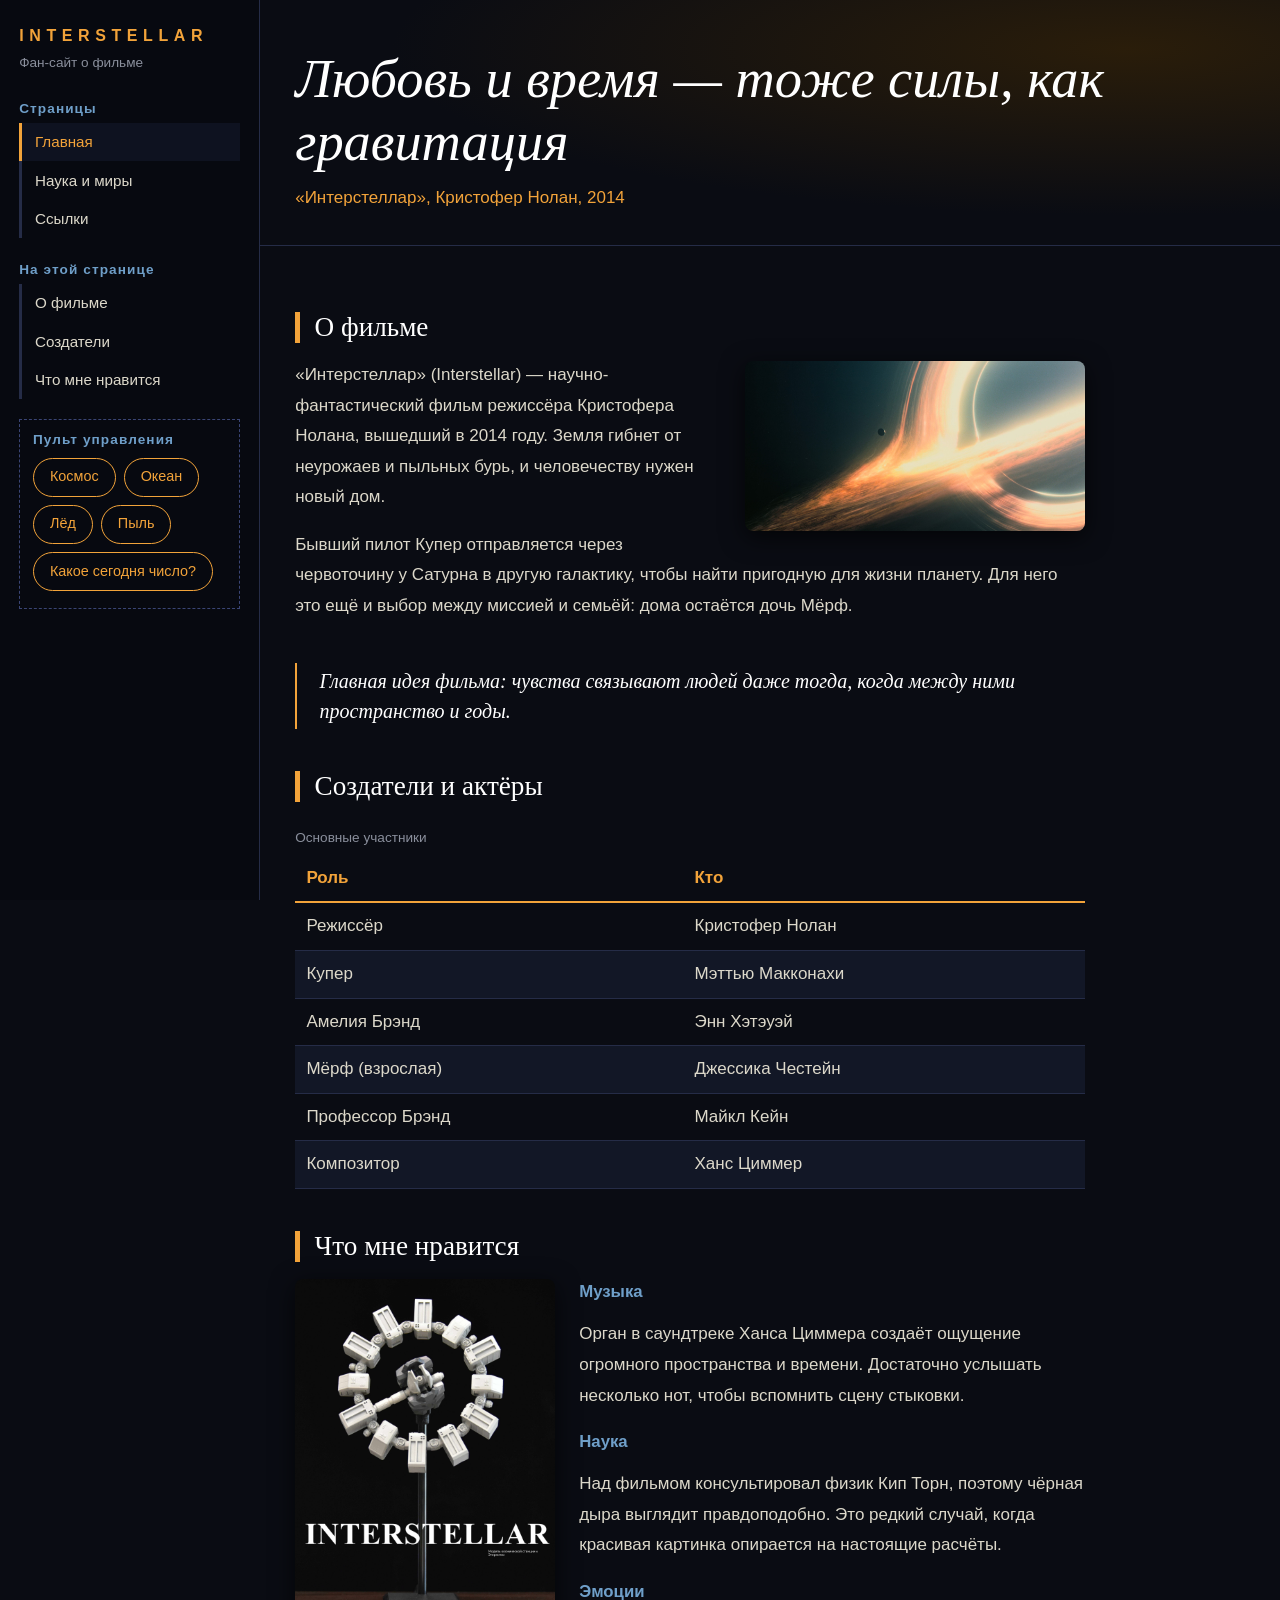
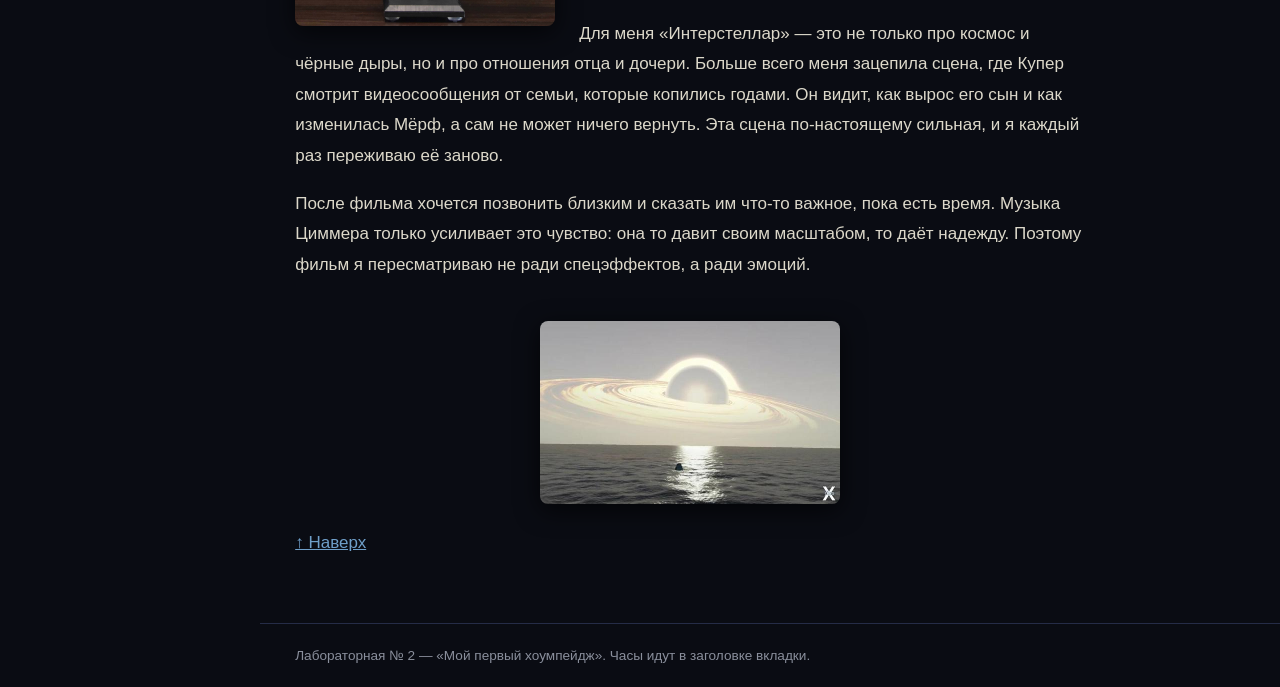
<file: index.html>
<!DOCTYPE html>
<html lang="ru">

<head>
    <meta charset="utf-8">
    <meta name="viewport" content="width=device-width, initial-scale=1">
    <meta name="author" content="Прохор">
    <meta name="description" content="Фан-сайт о фильме Кристофера Нолана «Интерстеллар»: сюжет, герои, наука.">
    <meta name="keywords" content="Интерстеллар, Interstellar, Кристофер Нолан, чёрная дыра, фантастика">
    <title>Интерстеллар — мой любимый фильм</title>
    <link rel="stylesheet" href="style.css">
</head>

<body data-clock="on">
    <div class="shell">
        <aside class="side">
            <p class="brand">INTERSTELLAR</p>
            <p class="sub">Фан-сайт о фильме</p>
            <h4>Страницы</h4>
            <ul class="menu">
                <li><a class="active" href="index.html">Главная</a></li>
                <li><a href="science.html">Наука и миры</a></li>
                <li><a href="links.html">Ссылки</a></li>
            </ul>
            <h4>На этой странице</h4>
            <ul class="local">
                <li><a href="#about">О фильме</a></li>
                <li><a href="#cast">Создатели</a></li>
                <li><a href="#why">Что мне нравится</a></li>
            </ul>
            <div class="panel">
                <h4>Пульт управления</h4>
                <button onclick="setBg('#0a0c13')">Космос</button>
                <button onclick="setBg('#0e1f33')">Океан</button>
                <button onclick="setBg('#1c2a33')">Лёд</button>
                <button onclick="setBg('#2a1f0e')">Пыль</button>
                <button onclick="showDate()">Какое сегодня число?</button>
            </div>
        </aside>

        <div>
            <section class="hero" id="top">
                <h1>Любовь и время — тоже силы, как гравитация</h1>
                <p>«Интерстеллар», Кристофер Нолан, 2014</p>
            </section>

            <main class="content">
                <h2 id="about">О фильме</h2>
                <img class="fr" src="img/gargantua.jpg" width="340" height="230" alt="Чёрная дыра Гаргантюа">
                <p>«Интерстеллар» (Interstellar) — научно-фантастический фильм режиссёра Кристофера Нолана, вышедший в
                    2014 году. Земля гибнет от неурожаев и пыльных бурь, и человечеству нужен новый дом.</p>
                <p>Бывший пилот Купер отправляется через червоточину у Сатурна в другую галактику, чтобы найти пригодную
                    для жизни планету. Для него это ещё и выбор между миссией и семьёй: дома остаётся дочь Мёрф.</p>
                <div class="stop"></div>
                <p class="quote">Главная идея фильма: чувства связывают людей даже тогда, когда между ними пространство
                    и годы.</p>

                <h2 id="cast">Создатели и актёры</h2>
                <table>
                    <caption>Основные участники</caption>
                    <thead>
                        <tr>
                            <th>Роль</th>
                            <th>Кто</th>
                        </tr>
                    </thead>
                    <tbody>
                        <tr>
                            <td>Режиссёр</td>
                            <td>Кристофер Нолан</td>
                        </tr>
                        <tr>
                            <td>Купер</td>
                            <td>Мэттью Макконахи</td>
                        </tr>
                        <tr>
                            <td>Амелия Брэнд</td>
                            <td>Энн Хэтэуэй</td>
                        </tr>
                        <tr>
                            <td>Мёрф (взрослая)</td>
                            <td>Джессика Честейн</td>
                        </tr>
                        <tr>
                            <td>Профессор Брэнд</td>
                            <td>Майкл Кейн</td>
                        </tr>
                        <tr>
                            <td>Композитор</td>
                            <td>Ханс Циммер</td>
                        </tr>
                    </tbody>
                </table>

                <h2 id="why">Что мне нравится</h2>
                <img class="fl" src="img/endurance.jpg" width="260" height="260" alt="Корабль Эндюранс">
                <h3>Музыка</h3>
                <p>Орган в саундтреке Ханса Циммера создаёт ощущение огромного пространства и времени. Достаточно
                    услышать несколько нот, чтобы вспомнить сцену стыковки.</p>
                <h3>Наука</h3>
                <p>Над фильмом консультировал физик Кип Торн, поэтому чёрная дыра выглядит правдоподобно. Это редкий
                    случай, когда красивая картинка опирается на настоящие расчёты.</p>
                <h3>Эмоции</h3>
                <p>Для меня «Интерстеллар» — это не только про космос и чёрные дыры, но и про отношения отца и дочери.
                    Больше всего меня зацепила сцена, где Купер смотрит видеосообщения от семьи, которые копились
                    годами. Он видит, как вырос его сын и как изменилась Мёрф, а сам не может ничего вернуть. Эта сцена
                    по-настоящему сильная, и я каждый раз переживаю её заново.</p>
                <p>После фильма хочется позвонить близким и сказать им что-то важное, пока есть время. Музыка Циммера
                    только усиливает это чувство: она то давит своим масштабом, то даёт надежду. Поэтому фильм я
                    пересматриваю не ради спецэффектов, а ради эмоций.</p>
                <div class="stop"></div>
                <img class="fc" src="img/miller.jpg" width="300" height="200" alt="Планета Миллера">

                <p><a href="#top">↑ Наверх</a></p>
            </main>
            <footer>Лабораторная № 2 — «Мой первый хоумпейдж». Часы идут в заголовке вкладки.</footer>
        </div>
    </div>
    <script src="script.js"></script>
</body>

</html>
</file>
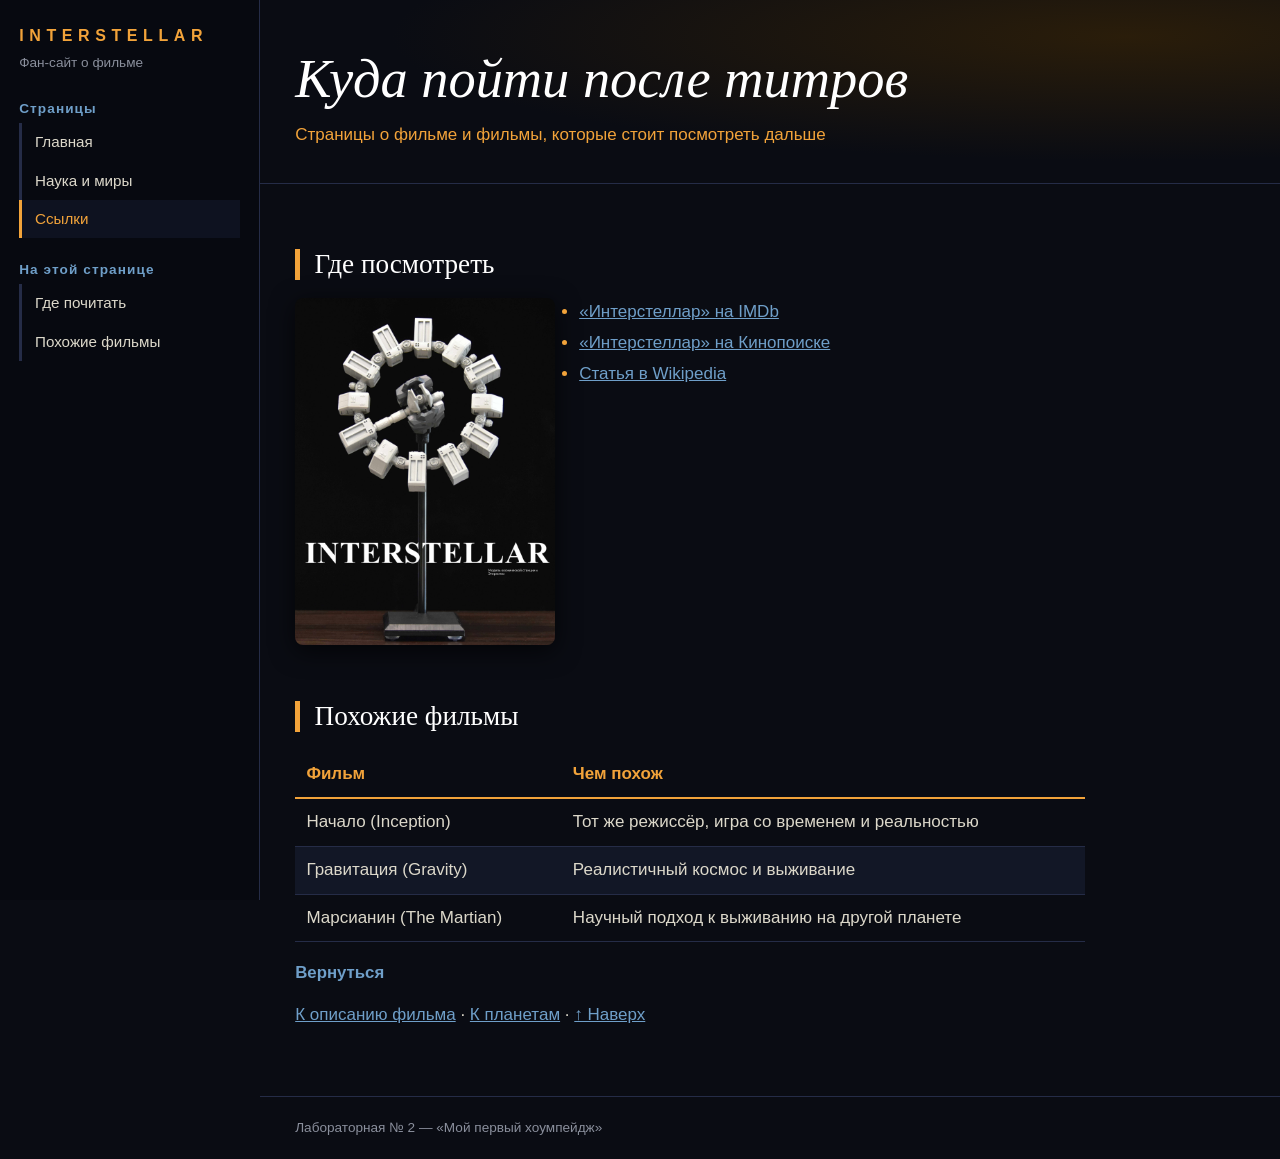
<file: links.html>
<!DOCTYPE html>
<html lang="ru">

<head>
    <meta charset="utf-8">
    <meta name="viewport" content="width=device-width, initial-scale=1">
    <meta name="author" content="Прохор">
    <meta name="description" content="Полезные ссылки по фильму «Интерстеллар» и похожие фильмы.">
    <meta name="keywords" content="Интерстеллар, IMDb, Кинопоиск, Wikipedia, похожие фильмы">
    <title>Интерстеллар — ссылки</title>
    <link rel="stylesheet" href="style.css">
</head>

<body>
    <div class="shell">
        <aside class="side">
            <p class="brand">INTERSTELLAR</p>
            <p class="sub">Фан-сайт о фильме</p>
            <h4>Страницы</h4>
            <ul class="menu">
                <li><a href="index.html">Главная</a></li>
                <li><a href="science.html">Наука и миры</a></li>
                <li><a class="active" href="links.html">Ссылки</a></li>
            </ul>
            <h4>На этой странице</h4>
            <ul class="local">
                <li><a href="#resources">Где почитать</a></li>
                <li><a href="#similar">Похожие фильмы</a></li>
            </ul>
        </aside>

        <div>
            <section class="hero" id="top">
                <h1>Куда пойти после титров</h1>
                <p>Страницы о фильме и фильмы, которые стоит посмотреть дальше</p>
            </section>

            <main class="content">
                <h2 id="resources">Где посмотреть</h2>
                <img class="fl" src="img/endurance.jpg" width="260" height="260" alt="Корабль Эндюранс">
                <ul class="dots">
                    <li><a href="https://www.imdb.com/title/tt0816692/" target="_blank" rel="noopener">«Интерстеллар» на
                            IMDb</a></li>
                    <li><a href="https://www.kinopoisk.ru/film/258687/" target="_blank" rel="noopener">«Интерстеллар» на
                            Кинопоиске</a></li>
                    <li><a href="https://en.wikipedia.org/wiki/Interstellar_(film)" target="_blank"
                            rel="noopener">Статья в Wikipedia</a></li>
                </ul>
                <div class="stop"></div>

                <h2 id="similar">Похожие фильмы</h2>
                <table>
                    <thead>
                        <tr>
                            <th>Фильм</th>
                            <th>Чем похож</th>
                        </tr>
                    </thead>
                    <tbody>
                        <tr>
                            <td>Начало (Inception)</td>
                            <td>Тот же режиссёр, игра со временем и реальностью</td>
                        </tr>
                        <tr>
                            <td>Гравитация (Gravity)</td>
                            <td>Реалистичный космос и выживание</td>
                        </tr>
                        <tr>
                            <td>Марсианин (The Martian)</td>
                            <td>Научный подход к выживанию на другой планете</td>
                        </tr>
                    </tbody>
                </table>

                <h3>Вернуться</h3>
                <p><a href="index.html#about">К описанию фильма</a> · <a href="science.html#planets">К планетам</a> · <a
                        href="#top">↑ Наверх</a></p>
            </main>
            <footer>Лабораторная № 2 — «Мой первый хоумпейдж»</footer>
        </div>
    </div>
    <script src="script.js"></script>
</body>

</html>
</file>
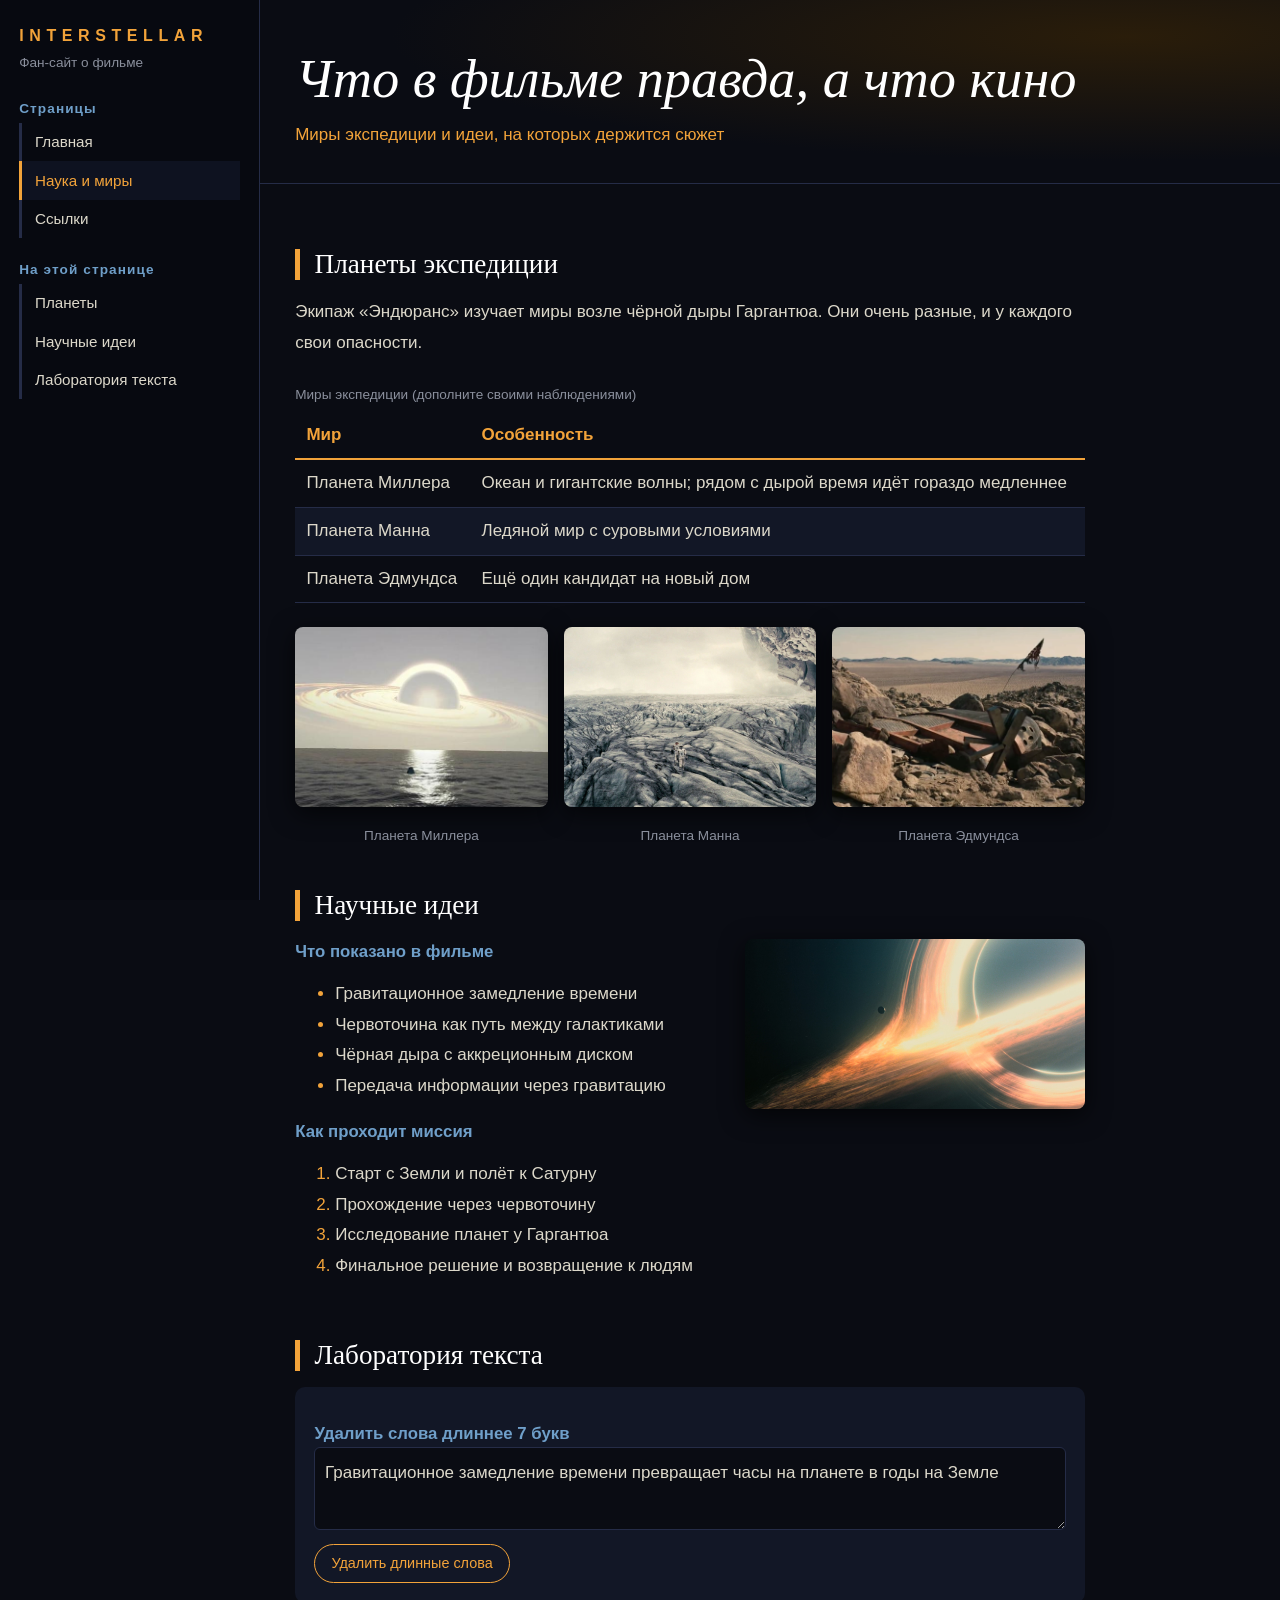
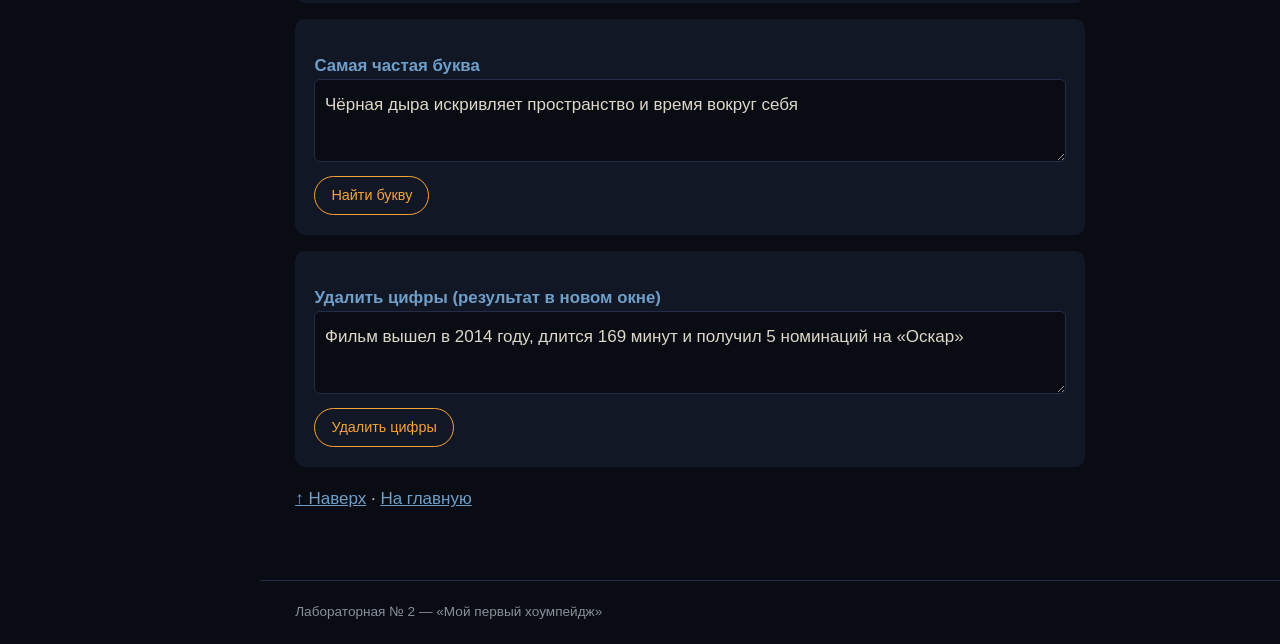
<file: science.html>
<!DOCTYPE html>
<html lang="ru">

<head>
  <meta charset="utf-8">
  <meta name="viewport" content="width=device-width, initial-scale=1">
  <meta name="author" content="Прохор">
  <meta name="description"
    content="Наука и планеты в фильме «Интерстеллар»: чёрная дыра, замедление времени, миры экспедиции.">
  <meta name="keywords" content="Интерстеллар, чёрная дыра, замедление времени, Кип Торн, планета Миллера">
  <title>Интерстеллар — наука и миры</title>
  <link rel="stylesheet" href="style.css">
</head>

<body>
  <div class="shell">
    <aside class="side">
      <p class="brand">INTERSTELLAR</p>
      <p class="sub">Фан-сайт о фильме</p>
      <h4>Страницы</h4>
      <ul class="menu">
        <li><a href="index.html">Главная</a></li>
        <li><a class="active" href="science.html">Наука и миры</a></li>
        <li><a href="links.html">Ссылки</a></li>
      </ul>
      <h4>На этой странице</h4>
      <ul class="local">
        <li><a href="#planets">Планеты</a></li>
        <li><a href="#ideas">Научные идеи</a></li>
        <li><a href="#lab">Лаборатория текста</a></li>
      </ul>
    </aside>

    <div>
      <section class="hero" id="top">
        <h1>Что в фильме правда, а что кино</h1>
        <p>Миры экспедиции и идеи, на которых держится сюжет</p>
      </section>

      <main class="content">
        <h2 id="planets">Планеты экспедиции</h2>
        <p>Экипаж «Эндюранс» изучает миры возле чёрной дыры Гаргантюа. Они очень разные, и у каждого свои опасности.</p>
        <table>
          <caption>Миры экспедиции (дополните своими наблюдениями)</caption>
          <thead>
            <tr>
              <th>Мир</th>
              <th>Особенность</th>
            </tr>
          </thead>
          <tbody>
            <tr>
              <td>Планета Миллера</td>
              <td>Океан и гигантские волны; рядом с дырой время идёт гораздо медленнее</td>
            </tr>
            <tr>
              <td>Планета Манна</td>
              <td>Ледяной мир с суровыми условиями</td>
            </tr>
            <tr>
              <td>Планета Эдмундса</td>
              <td>Ещё один кандидат на новый дом</td>
            </tr>
          </tbody>
        </table>
        <div class="row3">
          <figure>
            <img src="img/miller.jpg" alt="Планета Миллера">
            <figcaption>Планета Миллера</figcaption>
          </figure>
          <figure>
            <img src="img/mann.jpg" alt="Планета Манна">
            <figcaption>Планета Манна</figcaption>
          </figure>
          <figure>
            <img src="img/edmunds.jpg" alt="Планета Эдмундса">
            <figcaption>Планета Эдмундса</figcaption>
          </figure>
        </div>

        <h2 id="ideas">Научные идеи</h2>
        <img class="fr" src="img/gargantua.jpg" width="340" height="230" alt="Чёрная дыра">
        <h3>Что показано в фильме</h3>
        <ul class="dots">
          <li>Гравитационное замедление времени</li>
          <li>Червоточина как путь между галактиками</li>
          <li>Чёрная дыра с аккреционным диском</li>
          <li>Передача информации через гравитацию</li>
        </ul>
        <h3>Как проходит миссия</h3>
        <ol>
          <li>Старт с Земли и полёт к Сатурну</li>
          <li>Прохождение через червоточину</li>
          <li>Исследование планет у Гаргантюа</li>
          <li>Финальное решение и возвращение к людям</li>
        </ol>
        <div class="stop"></div>

        <h2 id="lab">Лаборатория текста</h2>
        <div class="lab">
          <h3>Удалить слова длиннее 7 букв</h3>
          <textarea id="sentence1"
            rows="2">Гравитационное замедление времени превращает часы на планете в годы на Земле</textarea>
          <button onclick="removeLongWords()">Удалить длинные слова</button>
        </div>
        <div class="lab">
          <h3>Самая частая буква</h3>
          <textarea id="sentence2" rows="2">Чёрная дыра искривляет пространство и время вокруг себя</textarea>
          <button onclick="mostFrequentLetter()">Найти букву</button>
        </div>
        <div class="lab">
          <h3>Удалить цифры (результат в новом окне)</h3>
          <textarea id="sentence3"
            rows="2">Фильм вышел в 2014 году, длится 169 минут и получил 5 номинаций на «Оскар»</textarea>
          <button onclick="removeDigits()">Удалить цифры</button>
        </div>

        <p><a href="#top">↑ Наверх</a> · <a href="index.html">На главную</a></p>
      </main>
      <footer>Лабораторная № 2 — «Мой первый хоумпейдж»</footer>
    </div>
  </div>
  <script src="script.js"></script>
</body>

</html>
</file>
<file: style.css>
:root {
    --bg: #0a0c13;
    --side: #070910;
    --card: #121726;
    --text: #dcd8ca;
    --amber: #f2a33a;
    --blue: #6f9fc9;
    --line: #252c47;
    --muted: #8a8f9c
}

* {
    box-sizing: border-box
}

html {
    scroll-behavior: smooth
}

body {
    margin: 0;
    background: var(--bg);
    color: var(--text);
    font: 17px/1.8 "Segoe UI", Helvetica, Arial, sans-serif;
    transition: background .5s
}

.shell {
    display: grid;
    grid-template-columns: 260px 1fr;
    min-height: 100vh
}

/* боковая панель */
.side {
    position: sticky;
    top: 0;
    height: 100vh;
    overflow-y: auto;
    background: var(--side);
    border-right: 1px solid var(--line);
    padding: 1.6rem 1.2rem
}

.brand {
    font: 700 1rem/1.3 "Segoe UI", sans-serif;
    letter-spacing: .35em;
    color: var(--amber);
    margin: 0 0 .3rem
}

.side .sub {
    margin: 0 0 1.6rem;
    color: var(--muted);
    font-size: .85rem
}

.side h4 {
    margin: 1.5rem 0 .4rem;
    font: 600 .85rem "Segoe UI", sans-serif;
    color: var(--blue);
    letter-spacing: .08em
}

.menu,
.local {
    list-style: none;
    margin: 0;
    padding: 0
}

.menu a,
.local a {
    display: block;
    padding: .35rem .8rem;
    color: var(--text);
    text-decoration: none;
    border-left: 3px solid var(--line);
    font-size: .95rem
}

.menu a:hover,
.menu a.active,
.local a:hover {
    border-left-color: var(--amber);
    color: var(--amber);
    background: #0e1220
}

.panel {
    border: 1px dashed #3a4575;
    padding: .8rem;
    margin-top: 1.2rem;
    font-size: .9rem
}

.panel h4 {
    margin-top: 0
}

/* основная часть */
.hero {
    padding: 3rem 2.2rem 2rem;
    background: radial-gradient(ellipse at 85% 20%, #2a1d0a 0, #0a0c13 60%);
    border-bottom: 1px solid var(--line)
}

.hero h1 {
    margin: 0;
    font: italic 400 clamp(2rem, 5vw, 3.4rem)/1.15 Georgia, "Times New Roman", serif;
    color: #fff
}

.hero p {
    margin: .6rem 0 0;
    color: var(--amber);
    max-width: 34rem
}

.content {
    padding: 1.5rem 2.2rem 3rem;
    max-width: 860px
}

h2 {
    font: 400 1.7rem Georgia, "Times New Roman", serif;
    color: #fff;
    margin: 2.6rem 0 .8rem;
    padding-left: .9rem;
    border-left: 5px solid var(--amber)
}

h3 {
    font: 600 1.05rem "Segoe UI", sans-serif;
    color: var(--blue);
    margin: 1.3rem 0 .2rem
}

h4 {
    margin: .5rem 0;
    color: var(--blue)
}

a {
    color: var(--blue)
}

a:hover {
    color: var(--amber)
}

img {
    max-width: 100%;
    height: auto;
    border-radius: 8px;
    box-shadow: 0 6px 24px #000a;
    background: #000
}

.fl {
    float: left;
    margin: .3rem 1.5rem .9rem 0
}

.fr {
    float: right;
    margin: .3rem 0 .9rem 1.5rem
}

.fc {
    display: block;
    margin: 1.5rem auto
}

.stop {
    clear: both
}

.quote {
    margin: 1.5rem 0;
    padding: .2rem 0 .2rem 1.4rem;
    font: italic 1.25rem/1.5 Georgia, serif;
    color: #fff;
    border-left: 2px solid var(--amber)
}

/* таблицы: без вертикальных линий, зебра */
table {
    width: 100%;
    border-collapse: collapse;
    margin: 1.2rem 0
}

th {
    text-align: left;
    color: var(--amber);
    font-weight: 600;
    border-bottom: 2px solid var(--amber);
    padding: .5rem .7rem
}

td {
    padding: .5rem .7rem;
    border-bottom: 1px solid var(--line)
}

tbody tr:nth-child(even) {
    background: var(--card)
}

caption {
    caption-side: top;
    text-align: left;
    color: var(--muted);
    font-size: .85rem;
    padding: .3rem 0
}

ul.dots li::marker,
ol li::marker {
    color: var(--amber)
}

/* интерактивные блоки */
.lab {
    background: var(--card);
    border-radius: 10px;
    padding: 1rem 1.2rem;
    margin: 1rem 0
}

.lab textarea {
    width: 100%;
    font: inherit;
    padding: .6rem;
    background: var(--bg);
    color: var(--text);
    border: 1px solid var(--line);
    border-radius: 6px
}

button {
    font: inherit;
    font-size: .9rem;
    background: transparent;
    color: var(--amber);
    border: 1px solid var(--amber);
    border-radius: 999px;
    padding: .35rem 1rem;
    margin: .25rem .25rem .25rem 0;
    cursor: pointer
}

button:hover {
    background: var(--amber);
    color: #000
}

button:focus-visible,
a:focus-visible,
textarea:focus-visible {
    outline: 3px solid var(--blue)
}

footer {
    padding: 1.2rem 2.2rem;
    color: var(--muted);
    font-size: .85rem;
    border-top: 1px solid var(--line)
}

@media(max-width:820px) {
    .shell {
        grid-template-columns: 1fr
    }

    .side {
        position: static;
        height: auto;
        border-right: 0;
        border-bottom: 1px solid var(--line)
    }

    .hero,
    .content,
    footer {
        padding-left: 1.1rem;
        padding-right: 1.1rem
    }

    .fl,
    .fr {
        float: none;
        display: block;
        margin: 1rem auto
    }
}

.row3 {
    display: flex;
    gap: 1rem;
    margin: 1.5rem 0
}

.row3 figure {
    flex: 1;
    margin: 0;
    text-align: center
}

.row3 img {
    width: 100%;
    height: 180px;
    object-fit: cover
}

.row3 figcaption {
    font-size: .85rem;
    color: var(--muted);
    margin-top: .4rem
}

@media(max-width:600px) {
    .row3 {
        flex-direction: column
    }
}
</file>
